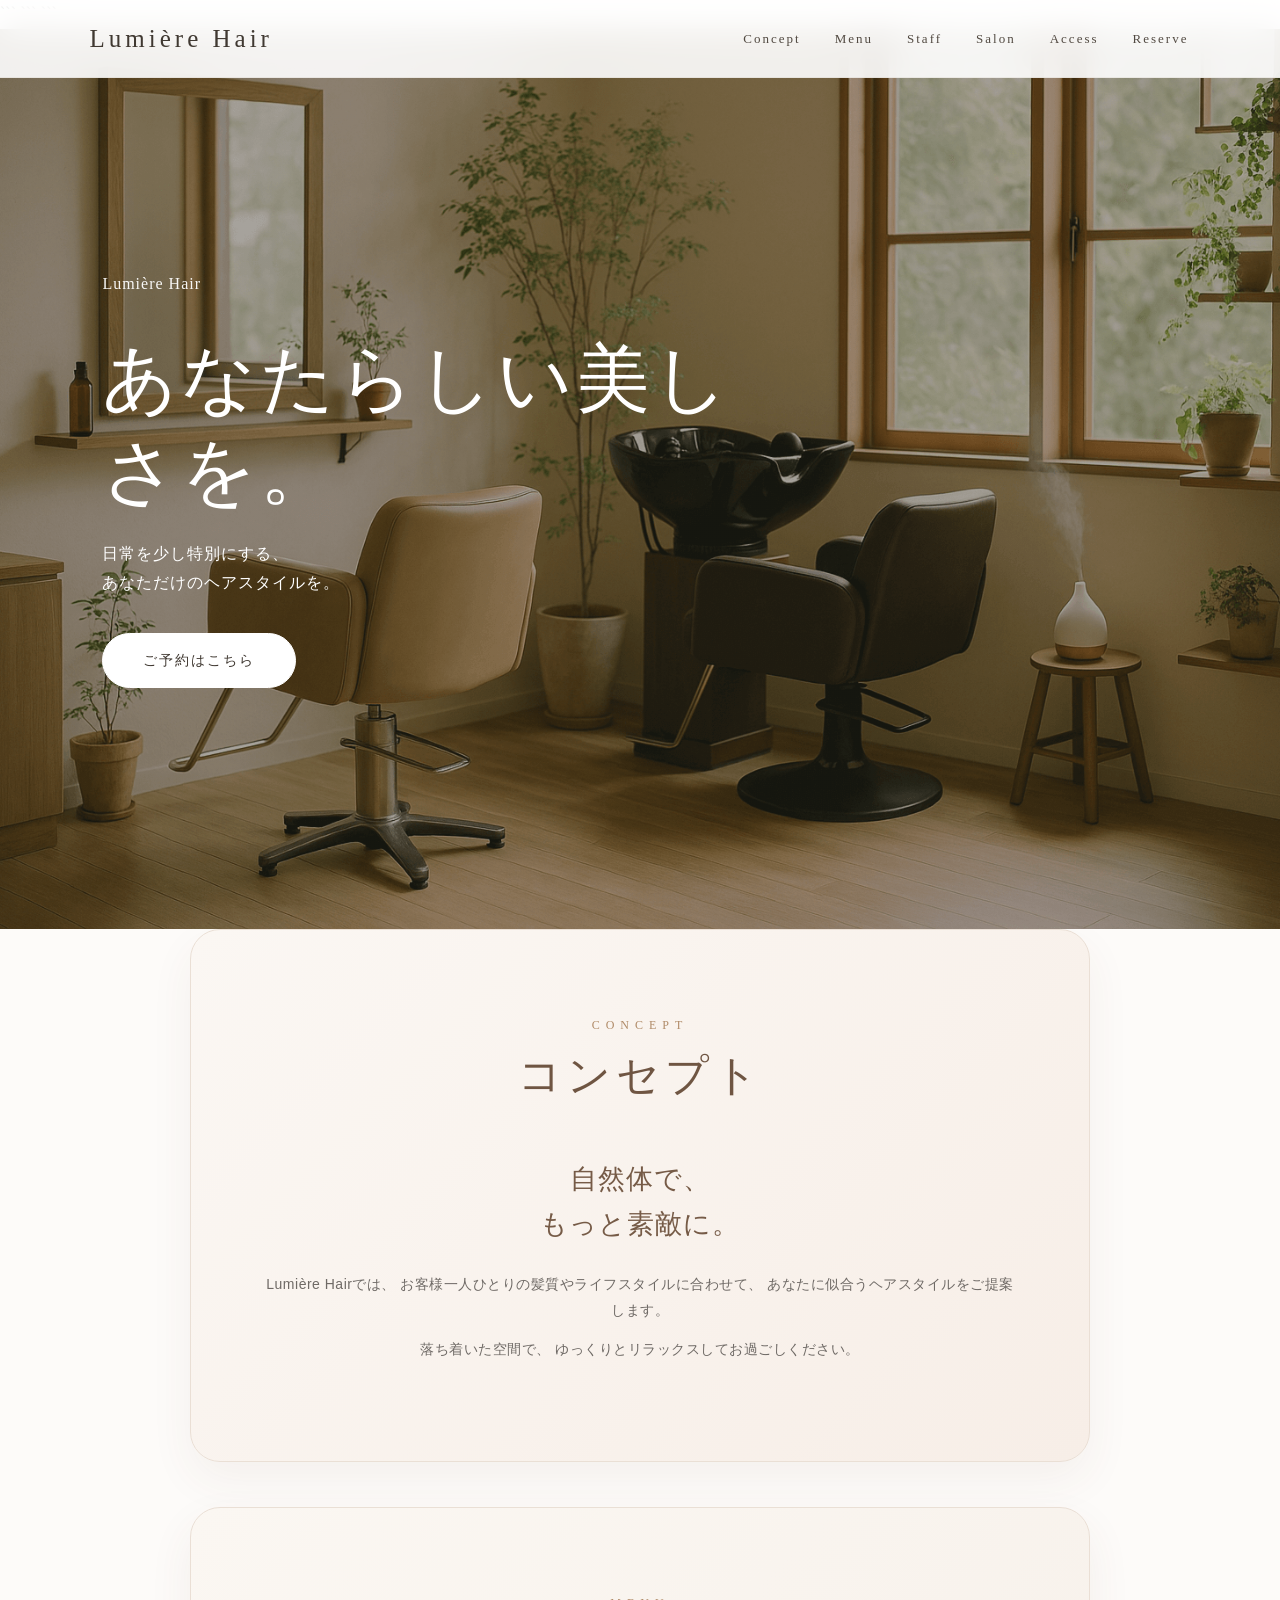
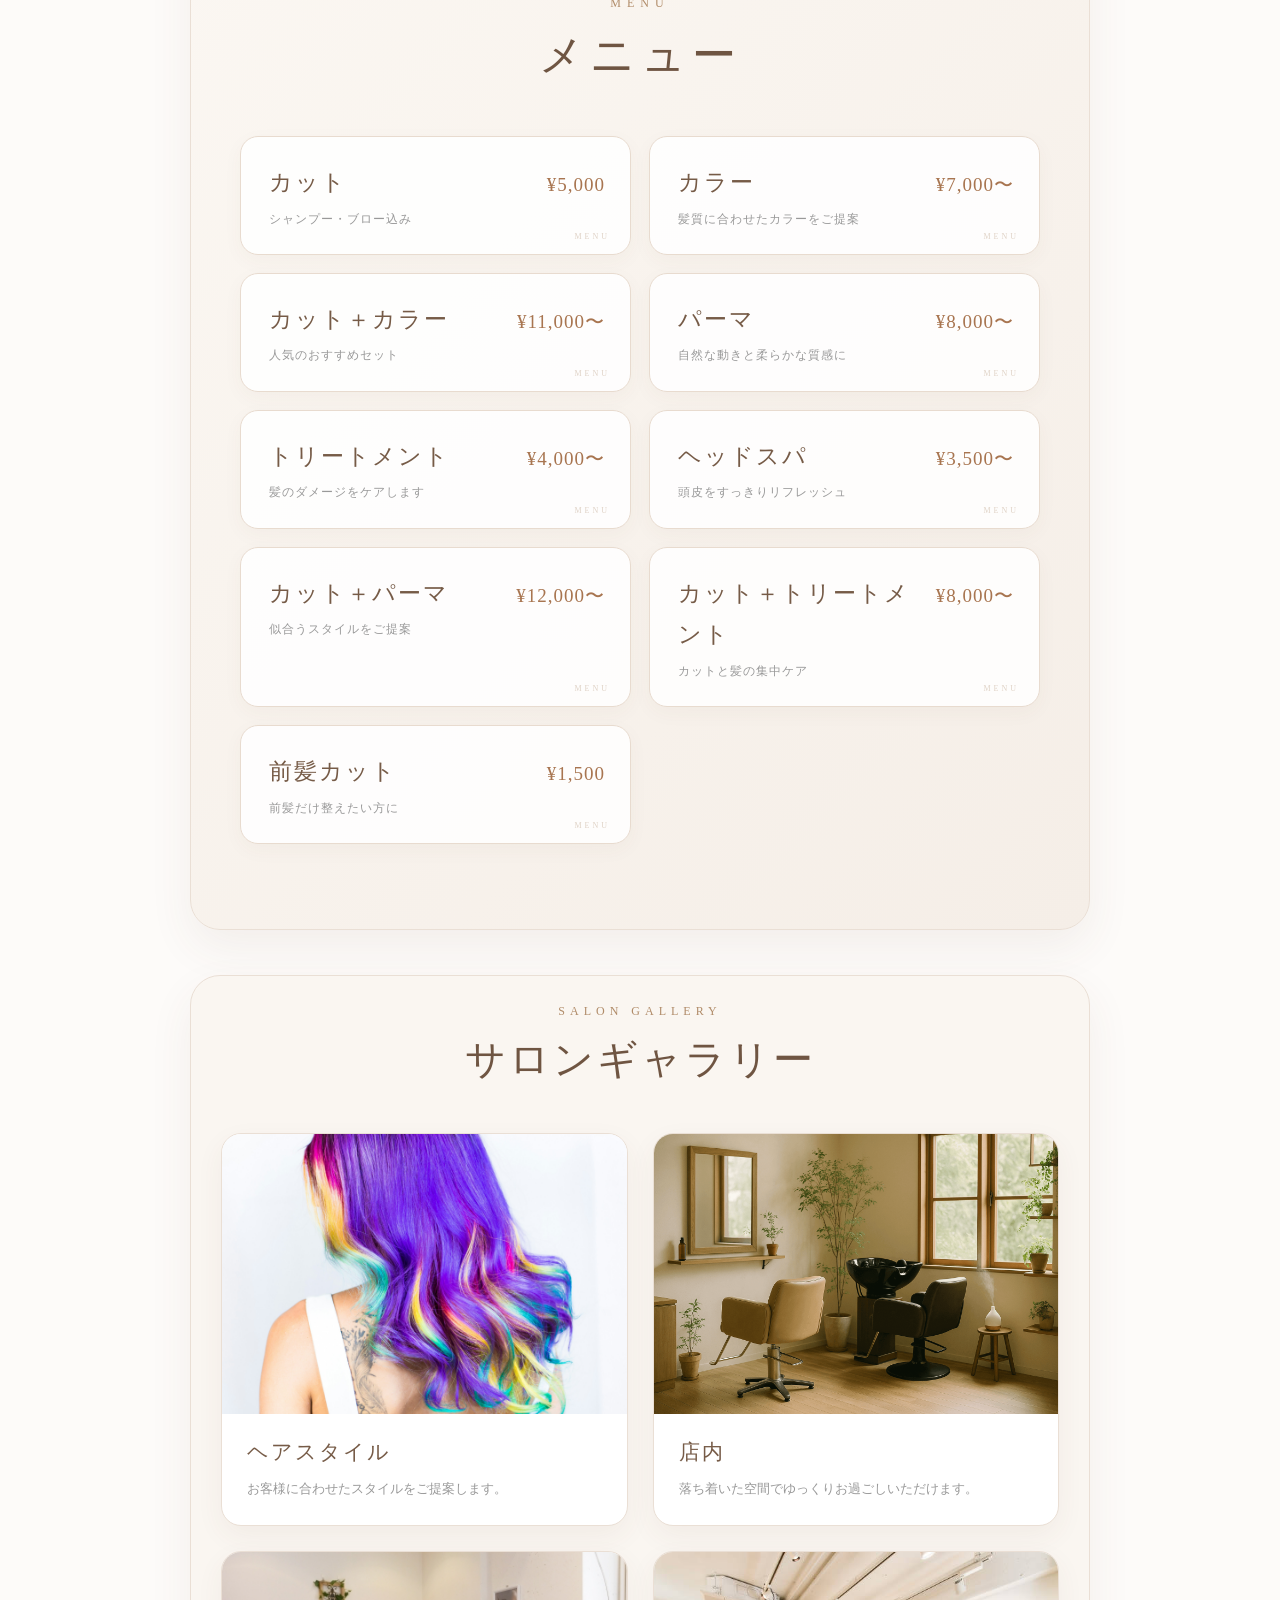
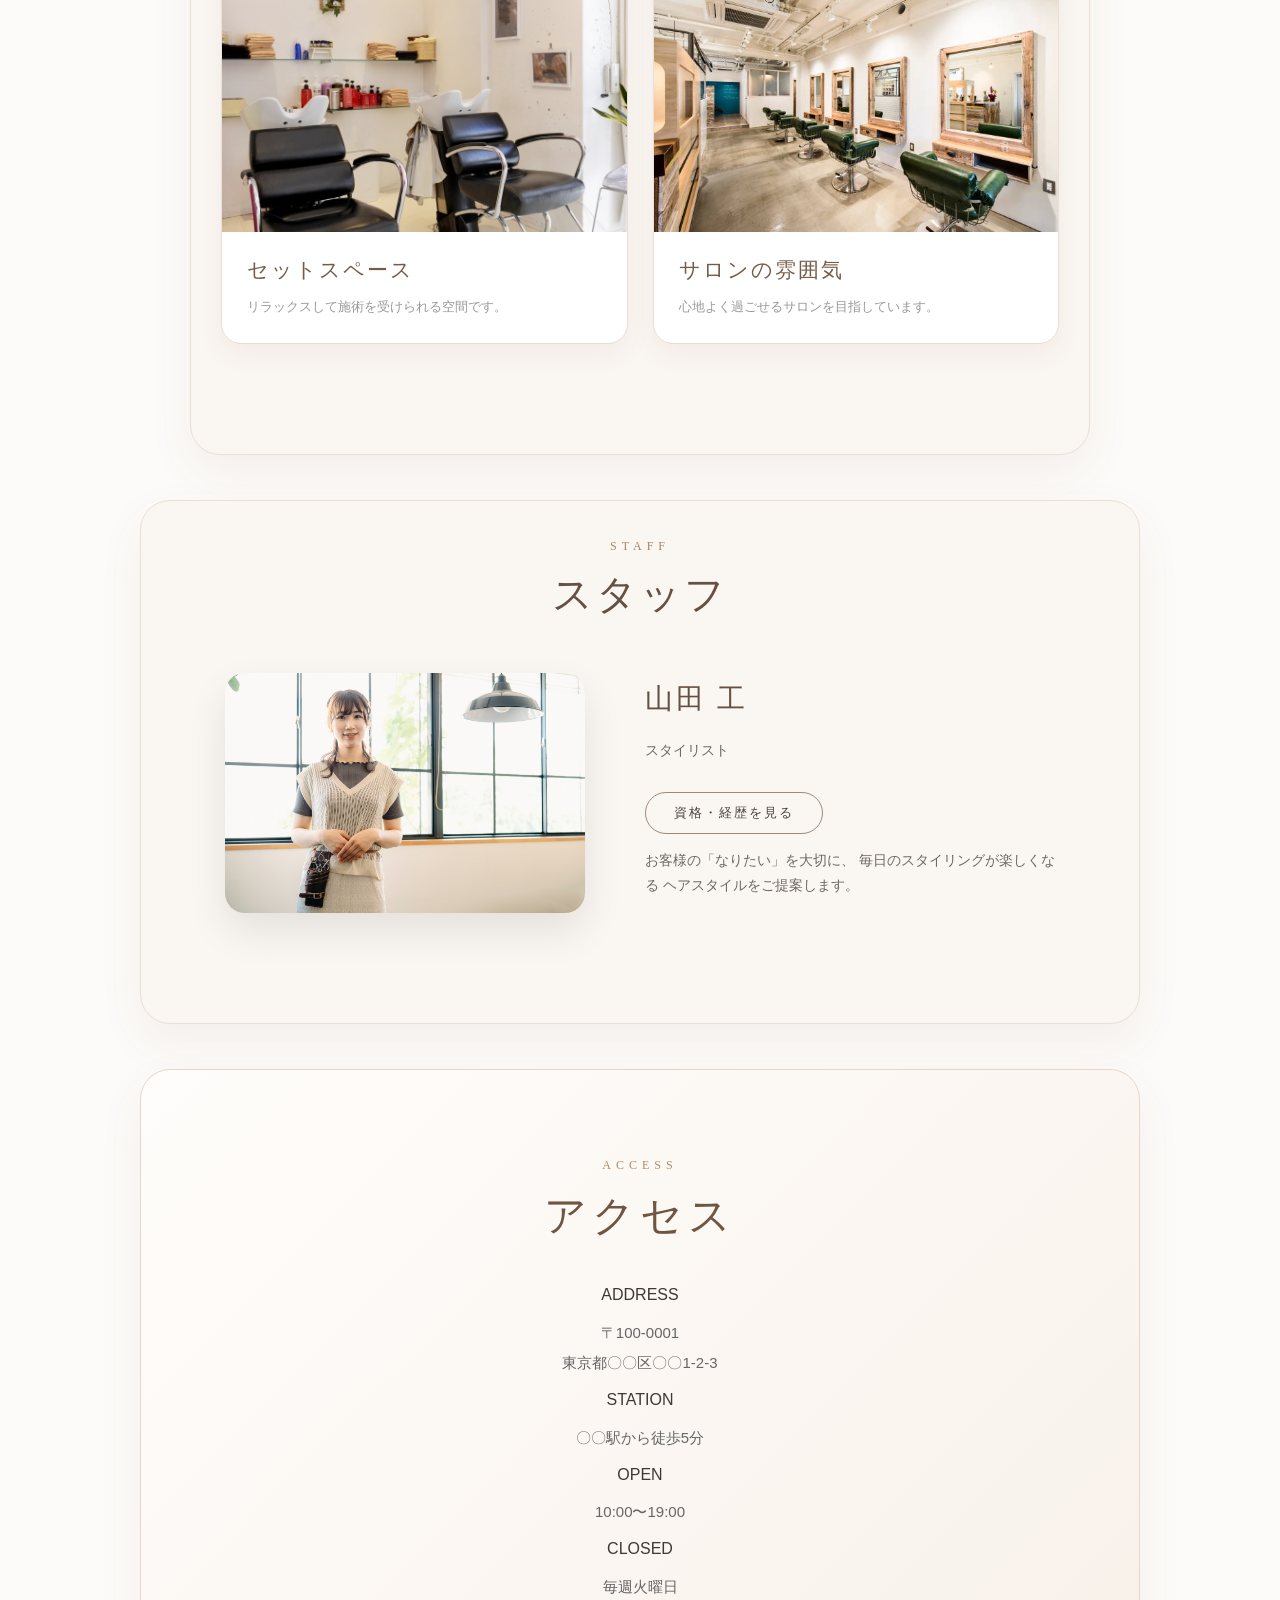
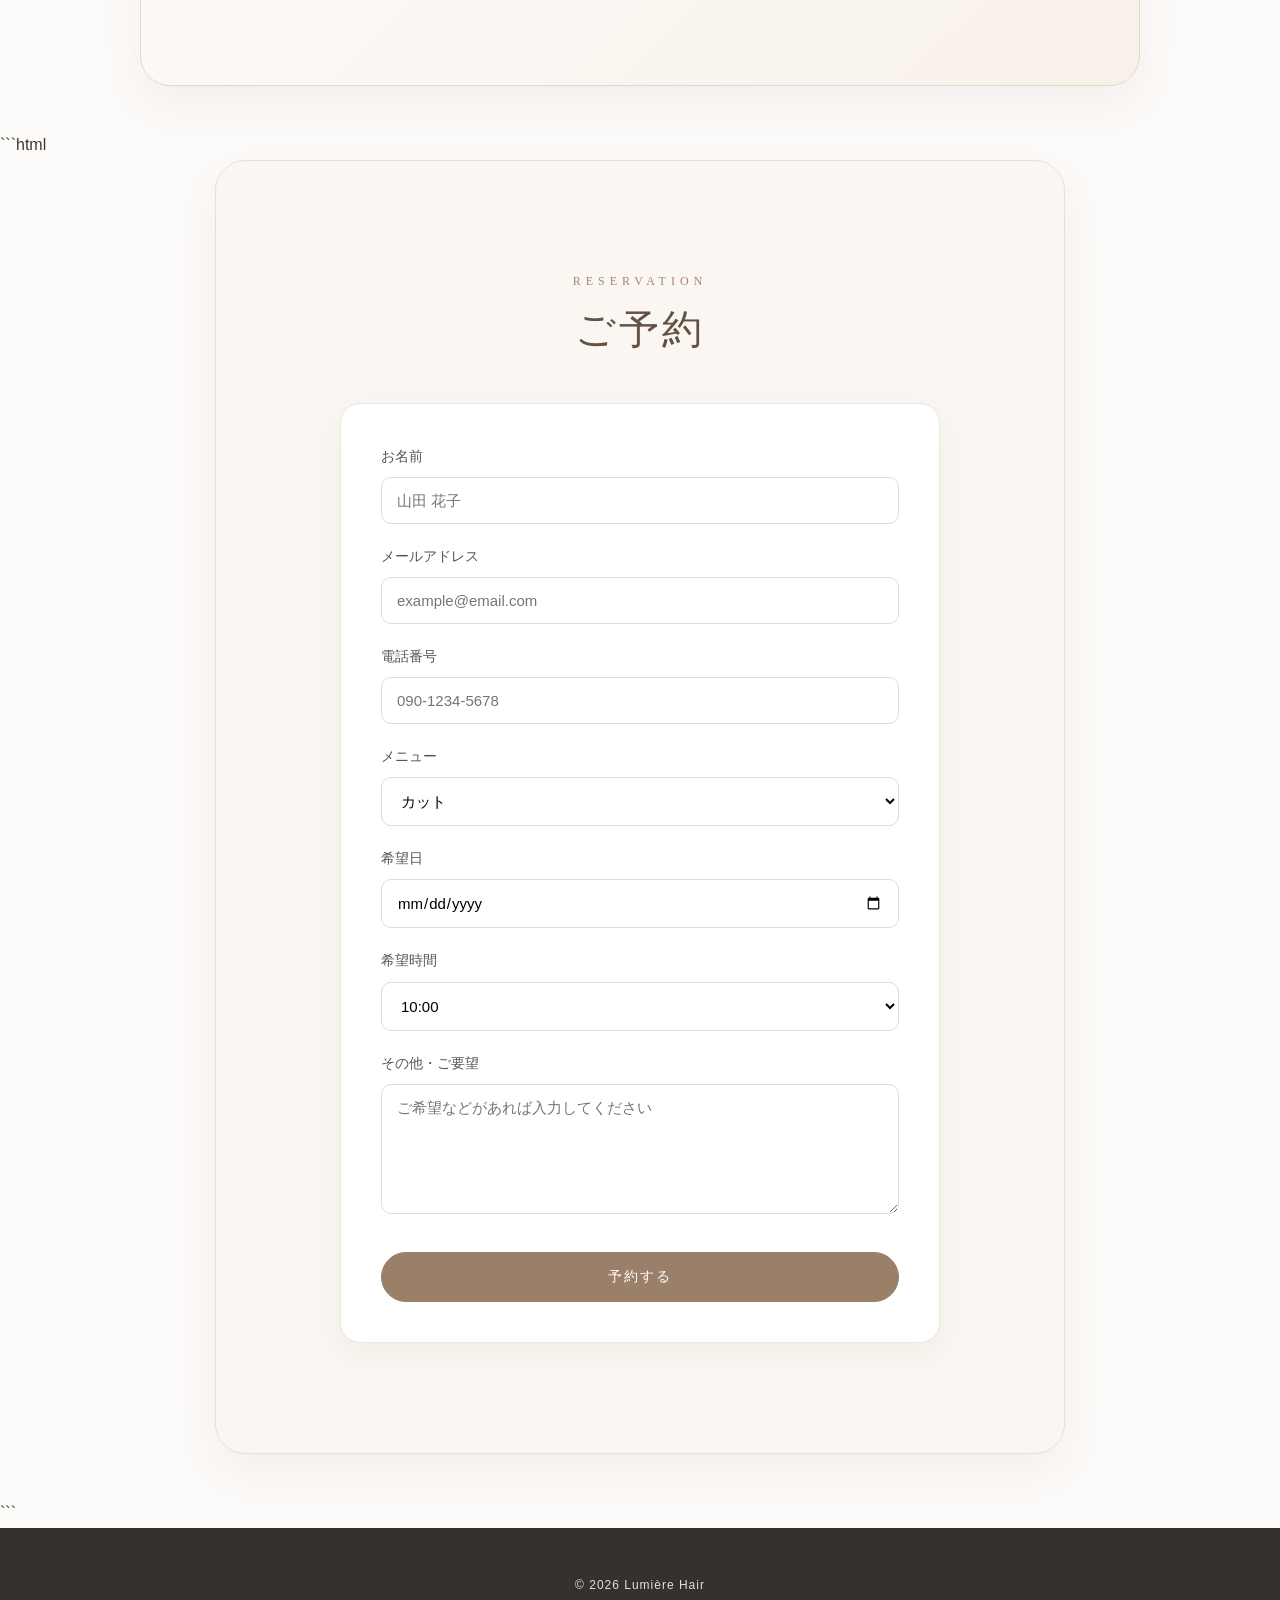
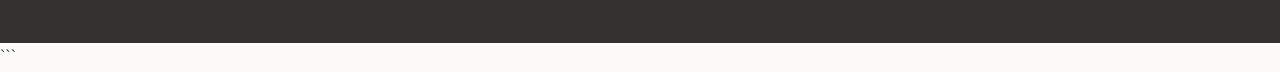
<file: index.html>
<!DOCTYPE html>

<html lang="ja">

<head>
    <meta charset="UTF-8">
    <meta name="viewport" content="width=device-width, initial-scale=1.0">

```
<title>Lumière Hair｜美容室</title>

<link rel="stylesheet" href="style.css">
```

</head>

<body>

```
<!-- =========================
     ヘッダー
========================= -->

<header>

    <div class="logo">
        Lumière Hair
    </div>

    <nav>
        <a href="#concept">Concept</a>
        <a href="#menu">Menu</a>
        <a href="#staff">Staff</a>
        <a href="#salon-gallery">Salon</a>
        <a href="#access">Access</a>
        <a href="#reserve">Reserve</a>
    </nav>

</header>


<!-- =========================
     トップ
========================= -->

<section class="hero">

    <div class="hero-text">

        <p class="hero-subtitle">
            Lumière Hair
        </p>

        <h1>
            あなたらしい美しさを。
        </h1>

        <p>
            日常を少し特別にする、<br>
            あなただけのヘアスタイルを。
        </p>

        <a href="#reserve" class="button">
            ご予約はこちら
        </a>

    </div>

</section>


<!-- =========================
     コンセプト
========================= -->

<section id="concept" class="section concept-section">

    <p class="sub-title">
        CONCEPT
    </p>

    <h2>
        コンセプト
    </h2>

    <div class="concept-text">

        <h3>
            自然体で、<br>
            もっと素敵に。
        </h3>

        <p>
            Lumière Hairでは、
            お客様一人ひとりの髪質やライフスタイルに合わせて、
            あなたに似合うヘアスタイルをご提案します。
        </p>

        <p>
            落ち着いた空間で、
            ゆっくりとリラックスしてお過ごしください。
        </p>

    </div>

</section>


<!-- =========================
     MENU
========================= -->

<section id="menu" class="section menu-section">

    <p class="sub-title">
        MENU
    </p>

    <h2>
        メニュー
    </h2>

    <div class="menu-list">

        <div class="menu-item">
            <h3>カット</h3>
            <p>シャンプー・ブロー込み</p>
            <strong>¥5,000</strong>
        </div>

        <div class="menu-item">
            <h3>カラー</h3>
            <p>髪質に合わせたカラーをご提案</p>
            <strong>¥7,000〜</strong>
        </div>

        <div class="menu-item">
            <h3>カット＋カラー</h3>
            <p>人気のおすすめセット</p>
            <strong>¥11,000〜</strong>
        </div>

        <div class="menu-item">
            <h3>パーマ</h3>
            <p>自然な動きと柔らかな質感に</p>
            <strong>¥8,000〜</strong>
        </div>

        <div class="menu-item">
            <h3>トリートメント</h3>
            <p>髪のダメージをケアします</p>
            <strong>¥4,000〜</strong>
        </div>

        <div class="menu-item">
            <h3>ヘッドスパ</h3>
            <p>頭皮をすっきりリフレッシュ</p>
            <strong>¥3,500〜</strong>
        </div>

        <div class="menu-item">
            <h3>カット＋パーマ</h3>
            <p>似合うスタイルをご提案</p>
            <strong>¥12,000〜</strong>
        </div>

        <div class="menu-item">
            <h3>カット＋トリートメント</h3>
            <p>カットと髪の集中ケア</p>
            <strong>¥8,000〜</strong>
        </div>

        <div class="menu-item">
            <h3>前髪カット</h3>
            <p>前髪だけ整えたい方に</p>
            <strong>¥1,500</strong>
        </div>

    </div>

</section>


<!-- =========================
     サロンギャラリー
========================= -->

<section id="salon-gallery" class="section salon-gallery">

    <p class="sub-title">
        SALON GALLERY
    </p>

    <h2>
        サロンギャラリー
    </h2>

    <div class="salon-gallery-list">

        <div class="salon-gallery-item">

            <img
                src="hairstyle.jpg"
                alt="ヘアスタイル"
            >

            <h3>
                ヘアスタイル
            </h3>

            <p>
                お客様に合わせたスタイルをご提案します。
            </p>

        </div>


        <div class="salon-gallery-item">

            <img
                src="salon.jpg"
                alt="美容室の店内"
            >

            <h3>
                店内
            </h3>

            <p>
                落ち着いた空間でゆっくりお過ごしいただけます。
            </p>

        </div>


        <div class="salon-gallery-item">

            <img
                src="setspace.jpg"
                alt="セットスペース"
            >

            <h3>
                セットスペース
            </h3>

            <p>
                リラックスして施術を受けられる空間です。
            </p>

        </div>


        <div class="salon-gallery-item">

            <img
                src="atmosphere.jpg"
                alt="サロンの雰囲気"
            >

            <h3>
                サロンの雰囲気
            </h3>

            <p>
                心地よく過ごせるサロンを目指しています。
            </p>

        </div>

    </div>

</section>


<!-- =========================
     スタッフ
========================= -->

<section id="staff" class="section">

    <p class="sub-title">
        STAFF
    </p>

    <h2>
        スタッフ
    </h2>

    <div class="staff">

        <div class="staff-image">

            <img
                src="staff.jpg"
                alt="スタイリスト 山田 工"
            >

        </div>


        <div class="staff-info">

            <h3>
                山田 工
            </h3>

            <p>
                スタイリスト
            </p>

            <button
                type="button"
                onclick="showStaff()"
            >
                資格・経歴を見る
            </button>

            <p
                id="staff-message"
                style="display: none;"
            >
                美容師免許　2018年取得<br>
                ヘアカラーリスト資格　2020年取得<br>
                ヘアケアマイスター　2021年取得
            </p>

            <p>
                お客様の「なりたい」を大切に、
                毎日のスタイリングが楽しくなる
                ヘアスタイルをご提案します。
            </p>

        </div>

    </div>

</section>


<!-- =========================
     ACCESS
========================= -->

<section id="access" class="section access">

    <p class="sub-title">
        ACCESS
    </p>

    <h2>
        アクセス
    </h2>

    <div class="access-info">

        <div class="access-item">

            <span>
                ADDRESS
            </span>

            <p>
                〒100-0001<br>
                東京都〇〇区〇〇1-2-3
            </p>

        </div>


        <div class="access-item">

            <span>
                STATION
            </span>

            <p>
                〇〇駅から徒歩5分
            </p>

        </div>


        <div class="access-item">

            <span>
                OPEN
            </span>

            <p>
                10:00〜19:00
            </p>

        </div>


        <div class="access-item">

            <span>
                CLOSED
            </span>

            <p>
                毎週火曜日
            </p>

        </div>

    </div>

</section>



```html
<!-- =========================
     予約フォーム
========================= -->

<section id="reserve" class="section reserve">

    <p class="sub-title">
        RESERVATION
    </p>

    <h2>
        ご予約
    </h2>

    <form
        id="reservation-form"
        class="reservation-form"
    >

        <label>
            お名前
            <input
                type="text"
                name="name"
                placeholder="山田 花子"
                required
            >
        </label>

        <label>
            メールアドレス
            <input
                type="email"
                name="email"
                placeholder="example@email.com"
                required
            >
        </label>

        <label>
            電話番号
            <input
                type="tel"
                name="tel"
                placeholder="090-1234-5678"
            >
        </label>

        <label>
            メニュー
            <select name="menu">
                <option>カット</option>
                <option>カラー</option>
                <option>カット＋カラー</option>
                <option>パーマ</option>
                <option>トリートメント</option>
                <option>ヘッドスパ</option>
                <option>カット＋パーマ</option>
                <option>カット＋トリートメント</option>
                <option>前髪カット</option>
            </select>
        </label>

        <label>
            希望日
            <input
                type="date"
                name="date"
                required
            >
        </label>

        <label>
            希望時間
            <select name="time">
                <option>10:00</option>
                <option>11:00</option>
                <option>12:00</option>
                <option>13:00</option>
                <option>14:00</option>
                <option>15:00</option>
                <option>16:00</option>
                <option>17:00</option>
                <option>18:00</option>
            </select>
        </label>

        <label>
            その他・ご要望
            <textarea
                name="message"
                placeholder="ご希望などがあれば入力してください"
            ></textarea>
        </label>

        <button type="submit">
            予約する
        </button>

    </form>

</section>


<!-- =========================
     JavaScript
========================= -->

<script>

function showStaff() {
    document.getElementById("staff-message").style.display = "block";
}


document
    .getElementById("reservation-form")
    .addEventListener("submit", async function(event) {

        event.preventDefault();

        const form = this;
        const button = form.querySelector("button[type='submit']");

        button.disabled = true;
        button.textContent = "送信中...";

        const formData = new FormData(form);

        try {

            const response = await fetch(
                "https://formspree.io/f/xnpnyenl",
                {
                    method: "POST",
                    body: formData,
                    headers: {
                        "Accept": "application/json"
                    }
                }
            );

            if (response.ok) {

                window.location.href =
                    "https://thurry.github.io/lumiere-hair/thanks.html";

            } else {

                alert(
                    "送信に失敗しました。もう一度お試しください。"
                );

                button.disabled = false;
                button.textContent = "予約する";
            }

        } catch (error) {

            alert(
                "通信エラーが発生しました。もう一度お試しください。"
            );

            button.disabled = false;
            button.textContent = "予約する";
        }

    });

</script>
```


<!-- =========================
     フッター
========================= -->

<footer>

    <p>
        © 2026 Lumière Hair
    </p>

</footer>


<!-- =========================
     JavaScript
========================= -->

<script>

    
    }


    function showStaff() {

        document.getElementById("staff-message").style.display = "block";

    }

</script>
```

</body>
</html>
</file>
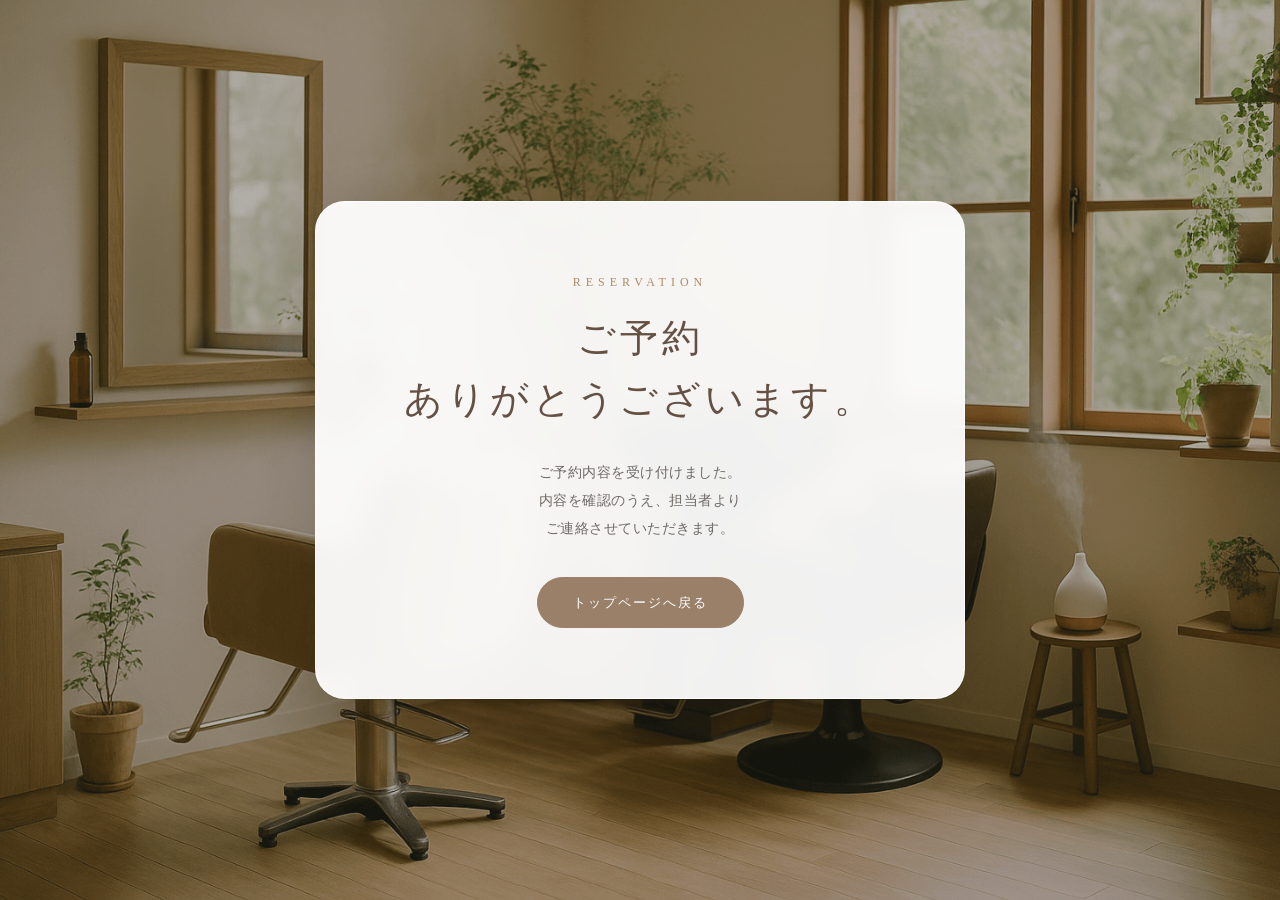
<file: thanks.html>
<!DOCTYPE html>
<html lang="ja">

<head>
    <meta charset="UTF-8">

    <meta
        name="viewport"
        content="width=device-width, initial-scale=1.0"
    >

    <title>ご予約ありがとうございます｜Lumière Hair</title>

    <link rel="stylesheet" href="style.css">
</head>

<body>

    <main class="thanks-page">

        <div class="thanks-box">

            <p class="thanks-subtitle">
                RESERVATION
            </p>

            <h1>
                ご予約<br>
                ありがとうございます。
            </h1>

            <p class="thanks-text">
                ご予約内容を受け付けました。<br>
                内容を確認のうえ、担当者より<br>
                ご連絡させていただきます。
            </p>

            <a
                href="index.html"
                class="thanks-button"
            >
                トップページへ戻る
            </a>

        </div>

    </main>

</body>

</html>
</file>
<file: style.css>
/* =========================
   全体
========================= */

* {
    box-sizing: border-box;
}

html {
    scroll-behavior: smooth;
}

body {
    margin: 0;
    font-family: "Noto Sans JP", sans-serif;
    color: #3f3935;
    background: #fdfbf9;
    line-height: 1.8;
}

img {
    max-width: 100%;
}

a {
    color: inherit;
}


/* =========================
   ヘッダー
========================= */

header {
    position: fixed;
    top: 0;
    left: 0;
    width: 100%;
    height: 78px;
    display: flex;
    justify-content: space-between;
    align-items: center;
    padding: 0 7%;
    background: rgba(255, 255, 255, 0.90);
    backdrop-filter: blur(16px);
    -webkit-backdrop-filter: blur(16px);
    border-bottom: 1px solid rgba(120, 90, 60, 0.08);
    z-index: 100;
    transition: background 0.3s ease;
}

.logo {
    font-family: serif;
    font-size: 25px;
    letter-spacing: 4px;
    color: #403932;
}

nav {
    display: flex;
    align-items: center;
    gap: 30px;
    position: absolute;
    right: 7%;
    top: 50%;
    transform: translateY(-50%);
    white-space: nowrap;
}

nav a {
    position: relative;
    padding: 8px 2px;
    color: #514941;
    text-decoration: none;
    font-family: serif;
    font-size: 13px;
    letter-spacing: 2px;
    transition: color 0.3s ease, transform 0.3s ease;
}

nav a::after {
    content: "";
    position: absolute;
    left: 50%;
    bottom: 0;
    width: 0;
    height: 1px;
    background: #b08b68;
    transform: translateX(-50%);
    transition: width 0.3s ease;
}

nav a:hover {
    color: #a87550;
}

nav a:hover::after {
    width: 100%;
}


/* =========================
   トップ
========================= */

.hero {
    position: relative;
    min-height: 100vh;
    display: flex;
    align-items: center;
    padding: 0 8%;
    background:
        linear-gradient(
            rgba(40, 35, 30, 0.40),
            rgba(40, 35, 30, 0.40)
        ),
        url("salon.jpg") center / cover no-repeat;
}

.hero-text {
    position: relative;
    z-index: 2;
    max-width: 680px;
    color: #fff;
    animation: heroFade 1.2s ease both;
}

.hero-subtitle {
    margin: 0 0 18px;
    color: #fff;
    font-family: serif;
    font-size: 25px;
    letter-spacing: 8px;
    opacity: 0.95;
}

.hero-text h1 {
    margin: 0 0 22px;
    color: #fff;
    font-family: serif;
    font-size: clamp(42px, 6vw, 74px);
    font-weight: normal;
    line-height: 1.25;
    letter-spacing: 3px;
}

.hero-text p {
    margin: 0 0 35px;
    color: #fff;
    font-size: 16px;
    letter-spacing: 1px;
}


/* =========================
   トップ表示アニメーション
========================= */

@keyframes heroFade {
    from {
        opacity: 0;
        transform: translateY(25px);
    }
    to {
        opacity: 1;
        transform: translateY(0);
    }
}


/* =========================
   ボタン
========================= */

.button {
    display: inline-block;
    padding: 14px 40px;
    background: #fff;
    color: #403932;
    border: 1px solid #fff;
    border-radius: 50px;
    text-decoration: none;
    font-size: 14px;
    letter-spacing: 2px;
    transition: background 0.3s ease, color 0.3s ease, transform 0.3s ease, box-shadow 0.3s ease;
}

.button:hover {
    background: transparent;
    color: #fff;
    transform: translateY(-3px);
    box-shadow: 0 10px 25px rgba(0, 0, 0, 0.12);
}


/* =========================
   セクション共通
========================= */

.section {
    width: calc(100% - 80px);
    max-width: 1000px;
    margin: 0 auto;
    padding: 110px 30px;
    text-align: center;
}

.sub-title {
    margin: 0 0 9px;
    color: #a98567;
    font-family: serif;
    font-size: 12px;
    letter-spacing: 5px;
    text-transform: uppercase;
}

.section h2 {
    margin: 0 0 40px;
    color: #655143;
    font-family: serif;
    font-size: 40px;
    font-weight: normal;
    letter-spacing: 3px;
    line-height: 1.4;
}


/* =========================
   コンセプト
========================= */

.concept-section {
    max-width: 900px;
    padding: 85px 50px;
    margin-bottom: 45px;
    background: linear-gradient(135deg, #fbf7f3, #f7eee7);
    border: 1px solid #eadfd5;
    border-radius: 30px;
    box-shadow: 0 18px 45px rgba(100, 75, 50, 0.06);
}

.concept-section .sub-title {
    color: #b08b68;
    font-size: 12px;
    letter-spacing: 6px;
    margin-bottom: 10px;
}

.concept-section h2 {
    margin: 0 0 50px;
    color: #6f5542;
    font-family: serif;
    font-size: 43px;
    font-weight: normal;
    letter-spacing: 5px;
}

.concept-text {
    max-width: 760px;
    margin: 0 auto;
    text-align: center;
}

.concept-text h3 {
    margin: 0 0 24px;
    color: #765b47;
    font-family: serif;
    font-size: 27px;
    font-weight: normal;
    letter-spacing: 1px;
    line-height: 1.7;
}

.concept-text p {
    margin: 0 0 14px;
    color: #6f6a66;
    font-size: 14px;
    letter-spacing: 0.5px;
}


/* =========================
   MENU
========================= */

.menu-section {
    max-width: 900px;
    padding: 85px 45px;
    margin-bottom: 45px;
    background: linear-gradient(135deg, #fbf7f2, #f5eee7);
    border: 1px solid #eadfd5;
    border-radius: 30px;
    box-shadow: 0 18px 45px rgba(100, 75, 50, 0.07);
}

.menu-section .sub-title {
    color: #b08b68;
    font-size: 12px;
    letter-spacing: 6px;
    margin-bottom: 10px;
}

.menu-section h2 {
    margin: 0 0 50px;
    color: #6f5542;
    font-family: serif;
    font-size: 44px;
    font-weight: normal;
    letter-spacing: 6px;
}


/* =========================
   MENU一覧（共通 2列構成）
========================= */

.menu-list {
    max-width: 800px;
    margin: 0 auto;
    display: grid;
    grid-template-columns: repeat(2, 1fr);
    gap: 18px;
}


/* =========================
   MENUカード（共通配置）
========================= */

.menu-item {
    position: relative;
    min-height: 110px;
    padding: 25px 105px 24px 28px;
    background: rgba(255, 255, 255, 0.88);
    border: 1px solid #e8dbcf;
    border-radius: 18px;
    overflow: hidden;
    text-align: left;
    box-shadow: 0 6px 20px rgba(100, 75, 50, 0.04);
    transition: transform 0.35s ease, box-shadow 0.35s ease, border-color 0.35s ease;
}

.menu-item::before {
    content: "";
    position: absolute;
    left: 0;
    top: 0;
    width: 4px;
    height: 100%;
    background: #c29a6c;
    transform: scaleY(0);
    transform-origin: bottom;
    transition: transform 0.35s ease;
}

.menu-item::after {
    content: "MENU";
    position: absolute;
    right: 20px;
    bottom: 10px;
    color: #cbb6a2;
    font-family: serif;
    font-size: 8px;
    letter-spacing: 3px;
    opacity: 0.6;
}

.menu-item:hover {
    transform: translateY(-5px);
    border-color: #d6b897;
    box-shadow: 0 15px 35px rgba(100, 75, 50, 0.11);
}

.menu-item:hover::before {
    transform: scaleY(1);
}

.menu-item h3 {
    margin: 0 0 5px;
    color: #765b47;
    font-family: serif;
    font-size: 23px;
    font-weight: normal;
    letter-spacing: 2px;
}

.menu-item p {
    margin: 0;
    color: #999;
    font-size: 12px;
    letter-spacing: 1px;
}

.menu-item strong {
    position: absolute;
    right: 25px;
    top: 31px;
    color: #a87550;
    font-family: serif;
    font-size: 19px;
    font-weight: normal;
    letter-spacing: 1px;
}


/* =========================
   スタッフ
========================= */

#staff {
    padding-top: 35px;
    margin-bottom: 45px;
    background: #faf6f1;
    border: 1px solid #eadfd5;
    border-radius: 30px;
    box-shadow: 0 18px 45px rgba(100, 75, 50, 0.07);
}

.staff {
    display: flex;
    align-items: center;
    gap: 60px;
    max-width: 900px;
    margin: 50px auto 0;
    padding: 0 35px;
    text-align: left;
}

.staff-image {
    width: 360px;
    flex-shrink: 0;
    overflow: hidden;
    background: #f5f2ef;
    border-radius: 20px;
    box-shadow: 0 18px 40px rgba(0, 0, 0, 0.09);
}

.staff-image img {
    display: block;
    width: 100%;
    height: auto;
    transition: transform 0.6s ease;
}

.staff-image:hover img {
    transform: scale(1.05);
}

.staff-info {
    flex: 1;
}

.staff-info h3 {
    margin: 0 0 10px;
    color: #655143;
    font-family: serif;
    font-size: 28px;
    font-weight: normal;
    letter-spacing: 3px;
}

.staff-info p {
    color: #6d6864;
    font-size: 14px;
}

.staff button {
    margin-top: 15px;
    padding: 11px 28px;
    background: transparent;
    color: #4a433e;
    border: 1px solid #9c8b7c;
    border-radius: 50px;
    cursor: pointer;
    letter-spacing: 2px;
    transition: background 0.3s ease, color 0.3s ease, transform 0.3s ease;
}

.staff button:hover {
    background: #4a433e;
    color: #fff;
    transform: translateY(-2px);
}


/* =========================
   サロンギャラリー
========================= */

.salon-gallery {
    max-width: 900px;
    padding-top: 25px;
    margin-bottom: 45px;
    background: #faf6f1;
    border: 1px solid #eadfd5;
    border-radius: 30px;
    box-shadow: 0 18px 45px rgba(100, 75, 50, 0.07);
}

.salon-gallery .sub-title {
    color: #b08b68;
    letter-spacing: 5px;
}

.salon-gallery h2 {
    color: #6f5542;
    margin-bottom: 45px;
}

.salon-gallery-list {
    display: grid;
    grid-template-columns: repeat(2, 1fr);
    gap: 25px;
}

.salon-gallery-item {
    overflow: hidden;
    background: #fff;
    border: 1px solid #eadfd5;
    border-radius: 20px;
    box-shadow: 0 10px 28px rgba(100, 75, 50, 0.06);
    text-align: left;
    transition: transform 0.35s ease, box-shadow 0.35s ease;
}

.salon-gallery-item:hover {
    transform: translateY(-5px);
    box-shadow: 0 18px 40px rgba(100, 75, 50, 0.13);
}

.salon-gallery-item img {
    display: block;
    width: 100%;
    height: 280px;
    object-fit: cover;
    transition: transform 0.6s ease;
}

.salon-gallery-item:hover img {
    transform: scale(1.05);
}

.salon-gallery-item h3 {
    margin: 20px 25px 5px;
    color: #765b47;
    font-family: serif;
    font-size: 21px;
    font-weight: normal;
    letter-spacing: 2px;
}

.salon-gallery-item p {
    margin: 0 25px 25px;
    color: #999;
    font-size: 13px;
}


/* =========================
   ギャラリー
========================= */

.gallery-section {
    max-width: 900px;
}

.gallery {
    display: grid;
    grid-template-columns: repeat(2, 1fr);
    gap: 25px;
    margin-top: 45px;
}

.gallery-item {
    overflow: hidden;
    background: #faf8f5;
    border-radius: 18px;
    box-shadow: 0 8px 25px rgba(100, 75, 50, 0.06);
}

.gallery-item img {
    display: block;
    width: 100%;
    height: 280px;
    object-fit: cover;
    transition: transform 0.5s ease;
}

.gallery-item:hover img {
    transform: scale(1.04);
}

.gallery-item p {
    margin: 0;
    padding: 15px;
    color: #666;
    font-size: 13px;
    letter-spacing: 2px;
}


/* =========================
   予約
========================= */

.reserve {
    max-width: 850px;
    margin-bottom: 45px;
    background: #faf6f1;
    border: 1px solid #eadfd5;
    border-radius: 30px;
    box-shadow: 0 18px 45px rgba(100, 75, 50, 0.07);
}

.reservation-form {
    max-width: 600px;
    margin: 45px auto 0;
    padding: 40px;
    background: #fff;
    border: 1px solid #eee5de;
    border-radius: 20px;
    text-align: left;
    box-shadow: 0 10px 30px rgba(80, 60, 40, 0.05);
}

.reservation-form label {
    display: block;
    margin-bottom: 20px;
    color: #555;
    font-size: 14px;
}

.reservation-form input,
.reservation-form select,
.reservation-form textarea {
    width: 100%;
    margin-top: 8px;
    padding: 14px 15px;
    background: #fff;
    border: 1px solid #ddd;
    border-radius: 10px;
    outline: none;
    font-family: inherit;
    font-size: 15px;
    transition: border-color 0.3s ease, box-shadow 0.3s ease;
}

.reservation-form input:focus,
.reservation-form select:focus,
.reservation-form textarea:focus {
    border-color: #a98a70;
    box-shadow: 0 0 0 3px rgba(169, 138, 112, 0.10);
}

.reservation-form textarea {
    height: 130px;
    resize: vertical;
}

.reservation-form button {
    display: block;
    width: 100%;
    margin-top: 30px;
    padding: 15px;
    background: #9a8068;
    color: #fff;
    border: 1px solid #9a8068;
    border-radius: 50px;
    cursor: pointer;
    font-size: 14px;
    letter-spacing: 2px;
    transition: background 0.3s ease, transform 0.3s ease, box-shadow 0.3s ease;
}

.reservation-form button:hover {
    background: #806a56;
    transform: translateY(-2px);
    box-shadow: 0 8px 20px rgba(100, 75, 50, 0.15);
}


/* =========================
   ACCESS
========================= */

.access {
    max-width: 1000px;
    padding: 75px 50px;
    margin-bottom: 45px;
    position: relative;
    overflow: hidden;
    background: linear-gradient(135deg, #fffdfb, #f8f1ea);
    border: 1px solid #e5d7ca;
    border-radius: 30px;
    box-shadow: 0 18px 45px rgba(100, 75, 50, 0.07);
}

.access .sub-title {
    color: #b08b68;
    font-family: serif;
    font-size: 12px;
    letter-spacing: 5px;
    margin-bottom: 10px;
}

.access h2 {
    margin-bottom: 35px;
    color: #6f5542;
    font-family: serif;
    font-size: 42px;
    font-weight: normal;
    letter-spacing: 5px;
}

.access p {
    margin: 8px 0;
    color: #666;
    font-size: 15px;
    line-height: 2;
}

.business-hours {
    margin-top: 30px;
    padding: 20px 30px;
    background: rgba(255, 255, 255, 0.72);
    border: 1px solid #eadfd5;
    border-radius: 18px;
    color: #777;
    letter-spacing: 1px;
}


/* =========================
   フッター
========================= */

footer {
    padding: 35px 20px;
    background: #35312e;
    color: rgba(255, 255, 255, 0.85);
    text-align: center;
    font-size: 12px;
    letter-spacing: 1px;
}


/* =========================
   スマホ（PC完全共通デザイン＋最適化）
========================= */

@media (max-width: 700px) {

    /* ヘッダー */
    header {
        height: auto;
        padding: 12px 20px 14px;
        flex-direction: column;
        gap: 8px;
        background: rgba(255, 255, 255, 0.92);
        backdrop-filter: blur(18px);
        -webkit-backdrop-filter: blur(18px);
    }

    .logo {
        font-size: 20px;
        letter-spacing: 3px;
    }

    nav {
        position: static;
        transform: none;
        gap: 12px;
        flex-wrap: wrap;
        justify-content: center;
    }

    nav a {
        font-size: 10.5px;
        letter-spacing: 1px;
        padding: 2px 4px;
    }

    /* トップ */
    .hero {
        min-height: 80vh;
        padding: 0 24px;
    }

    .hero-subtitle {
        font-size: 16px;
        letter-spacing: 4px;
    }

    .hero-text h1 {
        font-size: 36px;
        letter-spacing: 2px;
    }

    .hero-text p {
        font-size: 13.5px;
        line-height: 1.85;
    }

    .button {
        padding: 13px 32px;
        font-size: 13px;
    }

    /* セクション共通 */
    .section {
        width: 94%;
        padding: 65px 12px;
    }

    .section h2 {
        font-size: 28px;
        letter-spacing: 2px;
    }

    /* コンセプト */
    .concept-section {
        padding: 50px 18px;
        border-radius: 20px;
    }

    .concept-section h2 {
        font-size: 30px;
        margin-bottom: 30px;
    }

    .concept-text h3 {
        font-size: 20px;
        line-height: 1.65;
    }

    .concept-text p {
        font-size: 13px;
        line-height: 1.9;
    }

    /* MENU（PCと同じ2列・絶対配置カード構造） */
    .menu-section {
        padding: 50px 14px;
        border-radius: 20px;
    }

    .menu-section h2 {
        font-size: 32px;
        letter-spacing: 4px;
        margin-bottom: 35px;
    }

    .menu-list {
        display: grid;
        grid-template-columns: repeat(2, 1fr);
        gap: 10px;
    }

    .menu-item {
        position: relative;
        min-height: 95px;
        padding: 16px 10px 14px 14px;
        border-radius: 12px;
        background: rgba(255, 255, 255, 0.95);
    }

    .menu-item h3 {
        font-size: 14px;
        letter-spacing: 1px;
        margin-bottom: 4px;
    }

    .menu-item p {
        font-size: 10px;
        line-height: 1.35;
    }

    .menu-item strong {
        position: absolute;
        right: 10px;
        top: 17px;
        font-size: 13px;
        letter-spacing: 0;
    }

    .menu-item::after {
        right: 8px;
        bottom: 6px;
        font-size: 7px;
    }

    /* スタッフ */
    #staff {
        padding-top: 35px;
        border-radius: 20px;
    }

    .staff {
        flex-direction: column;
        gap: 24px;
        padding: 0 16px;
        text-align: center;
    }

    .staff-image {
        width: 100%;
        max-width: 300px;
        border-radius: 16px;
    }

    .staff-info h3 {
        font-size: 22px;
    }

    .staff-info p {
        font-size: 13px;
        line-height: 1.8;
    }

    /* サロンギャラリー & ギャラリー */
    .salon-gallery,
    .reserve,
    .access {
        border-radius: 20px;
    }

    .salon-gallery-list,
    .gallery {
        grid-template-columns: 1fr;
        gap: 16px;
    }

    .salon-gallery-item,
    .gallery-item {
        border-radius: 16px;
    }

    .salon-gallery-item img,
    .gallery-item img {
        height: 220px;
    }

    .salon-gallery-item h3 {
        font-size: 18px;
        margin: 16px 18px 4px;
    }

    .salon-gallery-item p {
        margin: 0 18px 18px;
        font-size: 12px;
    }

    /* 予約フォーム */
    .reservation-form {
        margin-top: 25px;
        padding: 24px 18px;
        border-radius: 16px;
    }

    .reservation-form input,
    .reservation-form select,
    .reservation-form textarea {
        font-size: 14px;
        padding: 12px;
        border-radius: 8px;
    }

    .reservation-form button {
        padding: 14px;
        font-size: 13.5px;
        border-radius: 30px;
    }

    /* ACCESS */
    .access {
        padding: 50px 20px;
    }

    .access h2 {
        font-size: 30px;
        letter-spacing: 3px;
    }

    .business-hours {
        padding: 16px;
        font-size: 12.5px;
        border-radius: 12px;
    }

    /* フッター */
    footer {
        padding: 28px 15px;
        font-size: 11px;
    }
}
/* =========================================================
   スマホ専用スタイル（画面幅 700px 以下）
   ※ PC版の見た目には一切影響しません
========================================================= */
@media (max-width: 700px) {

    /* --- 全体レイアウト --- */
    .container {
        padding: 30px 14px;
    }

    /* --- HEADER（ヘッダー） --- */
    header {
        margin-bottom: 35px;
    }

    .logo-sub {
        font-size: 10px;
        letter-spacing: 3px;
        margin-bottom: 8px;
    }

    header h1 {
        font-size: 28px;
        letter-spacing: 3px;
        line-height: 1.2;
    }

    /* --- 見出し共通 --- */
    .sub-title {
        font-size: 10px;
        letter-spacing: 4px;
        color: #b89370;
        margin-bottom: 4px;
    }

    h2 {
        font-size: 26px;
        letter-spacing: 3px;
        margin-bottom: 22px;
    }

    /* --- MENU SECTION（メニュー全体） --- */
    .menu-section {
        padding: 35px 14px;
        border-radius: 20px;
        background: linear-gradient(145deg, #ffffff, #f7f2ec);
        border: 1px solid rgba(214, 184, 151, 0.35);
        box-shadow: 0 10px 30px rgba(120, 90, 60, 0.05);
        margin-bottom: 40px;
    }

    /* スマホでも綺麗な2列グリッド */
    .menu-list {
        display: grid;
        grid-template-columns: repeat(2, 1fr);
        gap: 10px;
    }

    /* MENU CARD（カード個別） */
    .menu-item {
        position: relative;
        min-height: 105px;
        padding: 14px 10px;
        background: rgba(255, 255, 255, 0.9);
        backdrop-filter: blur(8px);
        -webkit-backdrop-filter: blur(8px);
        border: 1px solid rgba(232, 219, 207, 0.85);
        border-radius: 14px;
        box-shadow: 0 4px 12px rgba(120, 90, 60, 0.04);
        text-align: left;
        display: flex;
        flex-direction: column;
        justify-content: space-between;
    }

    /* 左側の上品なアクセントライン */
    .menu-item::before {
        content: "";
        position: absolute;
        left: 0;
        top: 15%;
        width: 3px;
        height: 70%;
        background: linear-gradient(to bottom, #d6b897, #c29a6c);
        border-radius: 0 2px 2px 0;
        opacity: 0.85;
    }

    /* メニュー名 */
    .menu-item h3 {
        font-size: 13px;
        font-weight: 500;
        letter-spacing: 0.3px;
        line-height: 1.35;
        margin: 0 0 3px 2px;
        padding-right: 0;
        color: #4a3b2c;
    }

    /* メニュー説明文 */
    .menu-item p {
        font-size: 9.5px;
        line-height: 1.3;
        color: #8a7e74;
        margin: 0 0 6px 2px;
    }

    /* 価格（右下に配置） */
    .menu-item strong {
        position: static;
        align-self: flex-end;
        font-size: 13.5px;
        font-weight: 600;
        color: #a87550;
        letter-spacing: 0.5px;
    }

    /* 装飾背景文字の非表示（すっきり化） */
    .menu-item::after {
        display: none;
    }

    /* --- ACCESS SECTION（アクセス全体） --- */
    .access {
        padding: 35px 16px;
        border-radius: 20px;
        background: linear-gradient(160deg, #ffffff 0%, #f9f4ef 100%);
        border: 1px solid rgba(229, 215, 202, 0.6);
        box-shadow: 0 10px 30px rgba(100, 75, 50, 0.04);
    }

    /* 住所・電話番号などテキスト */
    .access p {
        font-size: 13px;
        line-height: 1.8;
        color: #5a544f;
        margin: 5px 0;
    }

    /* 営業時間ボックス */
    .business-hours {
        margin-top: 20px;
        padding: 16px 14px;
        background: rgba(255, 255, 255, 0.85);
        backdrop-filter: blur(8px);
        -webkit-backdrop-filter: blur(8px);
        border: 1px solid rgba(234, 223, 213, 0.9);
        border-radius: 14px;
        color: #6e645d;
        font-size: 12px;
        line-height: 1.65;
        box-shadow: 0 3px 10px rgba(0, 0, 0, 0.02);
        display: block;
    }
}
/* =========================
   予約完了ページ
========================= */

.thanks-page {
    min-height: 100vh;
    display: flex;
    align-items: center;
    justify-content: center;
    padding: 30px 20px;

    background:
        linear-gradient(
            rgba(40, 35, 30, 0.35),
            rgba(40, 35, 30, 0.35)
        ),
        url("salon.jpg") center / cover no-repeat;
}

.thanks-box {
    width: 100%;
    max-width: 650px;
    padding: 70px 45px;

    text-align: center;

    background: rgba(255, 255, 255, 0.94);

    border: 1px solid rgba(255, 255, 255, 0.8);
    border-radius: 30px;

    box-shadow:
        0 20px 60px rgba(40, 30, 20, 0.18);

    backdrop-filter: blur(12px);
    -webkit-backdrop-filter: blur(12px);
}

.thanks-subtitle {
    margin: 0 0 15px;

    color: #b08b68;

    font-family: serif;
    font-size: 12px;

    letter-spacing: 5px;
}

.thanks-box h1 {
    margin: 0 0 28px;

    color: #655143;

    font-family: serif;
    font-size: 38px;
    font-weight: normal;

    letter-spacing: 4px;
    line-height: 1.6;
}

.thanks-text {
    margin: 0 0 35px;

    color: #6f6a66;

    font-size: 14px;
    line-height: 2;

    letter-spacing: 0.5px;
}

.thanks-button {
    display: inline-block;

    padding: 13px 35px;

    background: #9a8068;
    color: #fff;

    border: 1px solid #9a8068;
    border-radius: 50px;

    text-decoration: none;

    font-size: 13px;
    letter-spacing: 2px;

    transition:
        background 0.3s ease,
        transform 0.3s ease,
        box-shadow 0.3s ease;
}

.thanks-button:hover {
    background: #806a56;

    transform: translateY(-2px);

    box-shadow:
        0 8px 20px rgba(100, 75, 50, 0.15);
}
</file>
